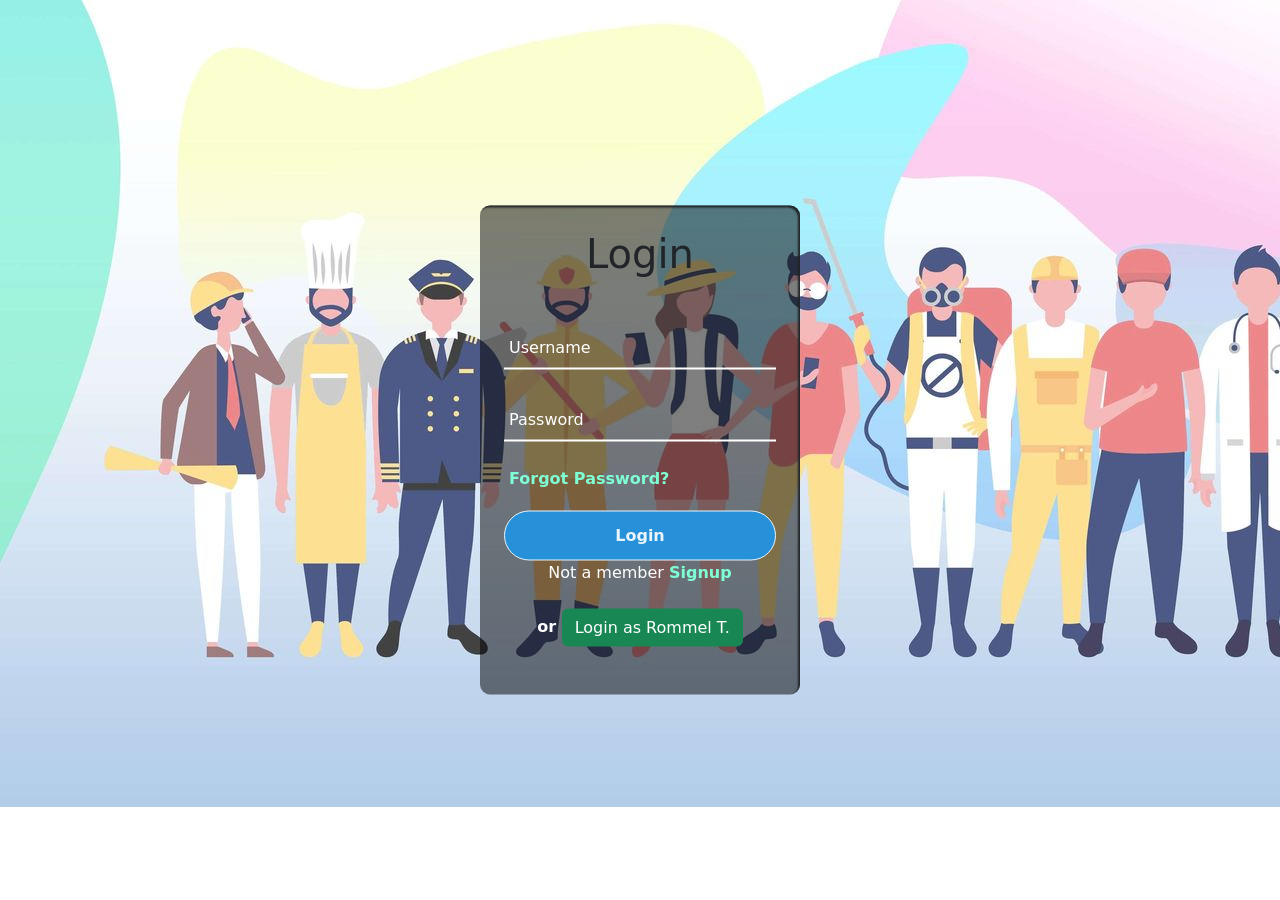
<file: index.html>
<!DOCTYPE html>
<html lang="en">
<head>
    <meta charset="UTF-8">
    <meta http-equiv="X-UA-Compatible" content="IE=edge">
    <meta name="viewport" content="width=device-width, initial-scale=1.0">
    <link rel="stylesheet" href="login.css"/>
    <!-- CSS only -->
<link href="https://cdn.jsdelivr.net/npm/bootstrap@5.2.1/dist/css/bootstrap.min.css" rel="stylesheet" integrity="sha384-iYQeCzEYFbKjA/T2uDLTpkwGzCiq6soy8tYaI1GyVh/UjpbCx/TYkiZhlZB6+fzT" crossorigin="anonymous">
    <title>AgenSight - Log In or Sign Up</title>
</head>
<body>
    <div class="mx-auto w-25 form-layout">
        <h1 class="text-center">Login</h1>
        <form method="post">
            <div class="txt-field">
                <input type="text" required>
                <span></span>
                <label>Username</label>
            </div>

            <div class="txt-field">
                <input type="password" required>
                <span></span>
                <label>Password</label>
            </div>

            <div class="pass">Forgot Password?</div>
            <input type="submit" value="Login">
            <div class="signup_link p-0 m-0">
                Not a member <a href="Create.html" class="fw-bold"> Signup</a>  
            </div>
                <div class="text-center pt-4 m-0 fs-6 fw-bold text-white">
                    or
                     <a href="main.html" class ="btn btn-success custombtn">Login as Rommel T. </a>
            </div> 
            <br>

            
        </form>
    </div>
    <!-- JavaScript Bundle with Popper -->
<script src="https://cdn.jsdelivr.net/npm/bootstrap@5.2.1/dist/js/bootstrap.bundle.min.js" integrity="sha384-u1OknCvxWvY5kfmNBILK2hRnQC3Pr17a+RTT6rIHI7NnikvbZlHgTPOOmMi466C8" crossorigin="anonymous"></script>
</body>
</html>
</file>
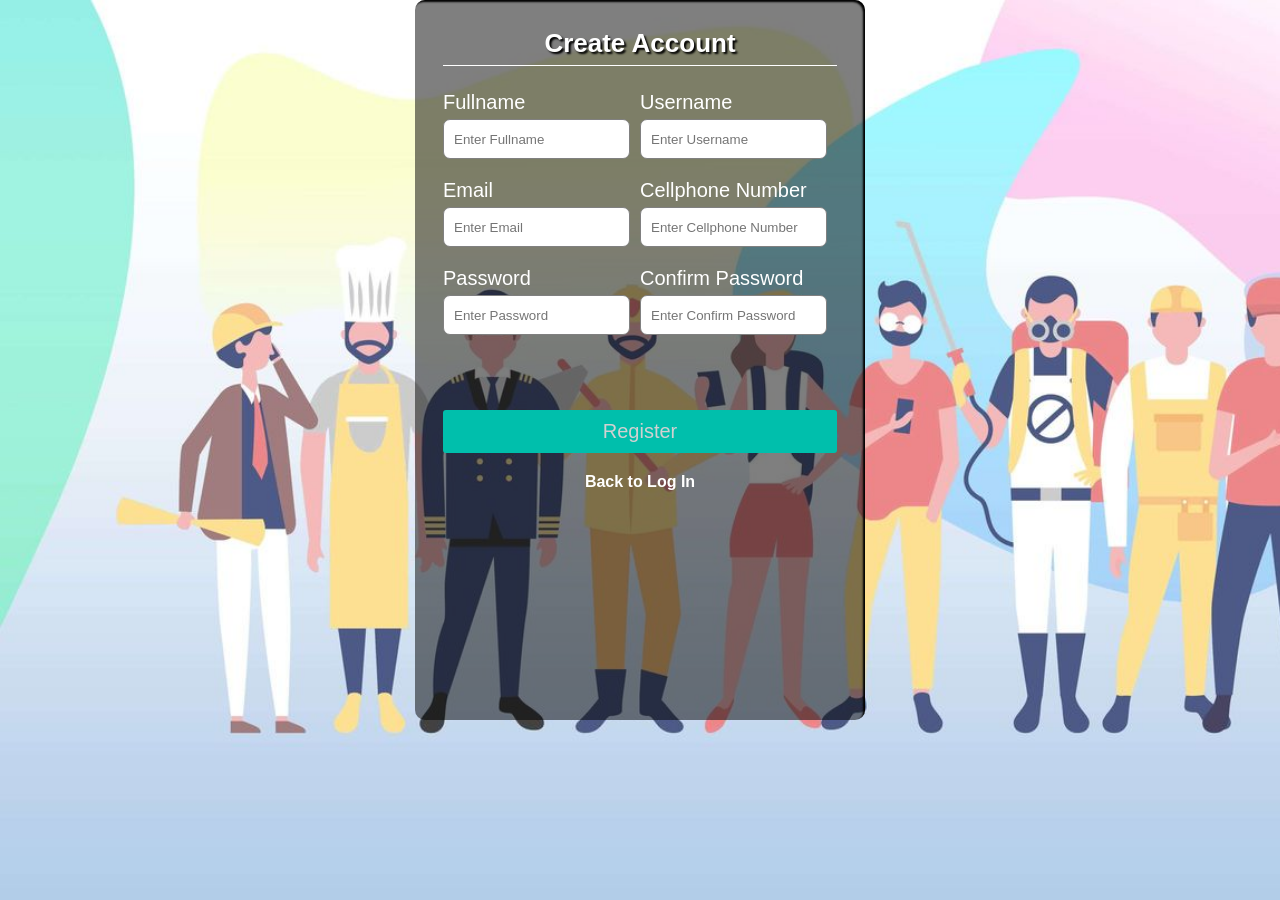
<file: Create.html>
<!DOCTYPE html>
<html lang="en">
<head>
    <meta charset="UTF-8">
    <meta http-equiv="X-UA-Compatible" content="IE=edge">
    <meta name="viewport" content="width=device-width, initial-scale=1.0">
    <link rel="stylesheet" href="create.css"/>
    <title>AgenSight - Sign Up</title>
       <!-- CSS only -->

</head>
<body>
    <div class="container">
        <h1 class="form-title">Create Account</h1>
        <form action="#">
          <div class="main-user-info">
            <div class="user-input-box">
              <label for="fullname">Fullname</label>
              <input type="text"
                     id="fullname"
                     name="fullname"
                     placeholder="Enter Fullname"
                     required/>
            </div>
      
          <div class="user-input-box">
              <label for="username">Username</label>
              <input type="text"
                     id="username"
                     name="Username"
                     placeholder="Enter Username"
                     required/>
            </div>
      
           <div class="user-input-box">
              <label for="email">Email</label>
              <input type="email"
                     id="email"
                     name="email"
                     placeholder="Enter Email"
                     required/>
            </div>
      
           <div class="user-input-box">
              <label for="phoneNumber">Cellphone Number</label>
              <input type="number"
                     id="number"
                     name="fullname"
                     placeholder="Enter Cellphone Number"
                     required/>
            </div>
      
            <div class="user-input-box">
              <label for="password">Password</label>
              <input type="password"
                     id="password"
                     name="Password"
                     placeholder="Enter Password"
                     required/>
            </div>
      
            <div class="user-input-box">
              <label for="confirmPassword">Confirm Password</label>
              <input type="password"
                     id="confirmpassword"
                     name="confirmPassword"
                     placeholder="Enter Confirm Password"
                     required/>
            </div>
          </div>
      
            <div class="gender-details-box">
              <!-- <span class="applicant-title">Are you a?</span> -->
              <!-- <div class="applicant-category">
                 <input type="radio" name="gender" id="Applicant"
                 <label for="applicant">Applicant</label>  
                 <input type="radio" name="gender" id="Employeer"
                 <label for="employeer">Employeer</label>
              </div> -->
            </div>
      
            <div class="form-submit-btn">
              <input type="submit"  value="Register">
            </div>

            <div class="button-login">
              <a class="loginBtn" href="index.html">Back to Log In</a>
            </div>
        </form>
      </div>
</body>
</html>
</file>
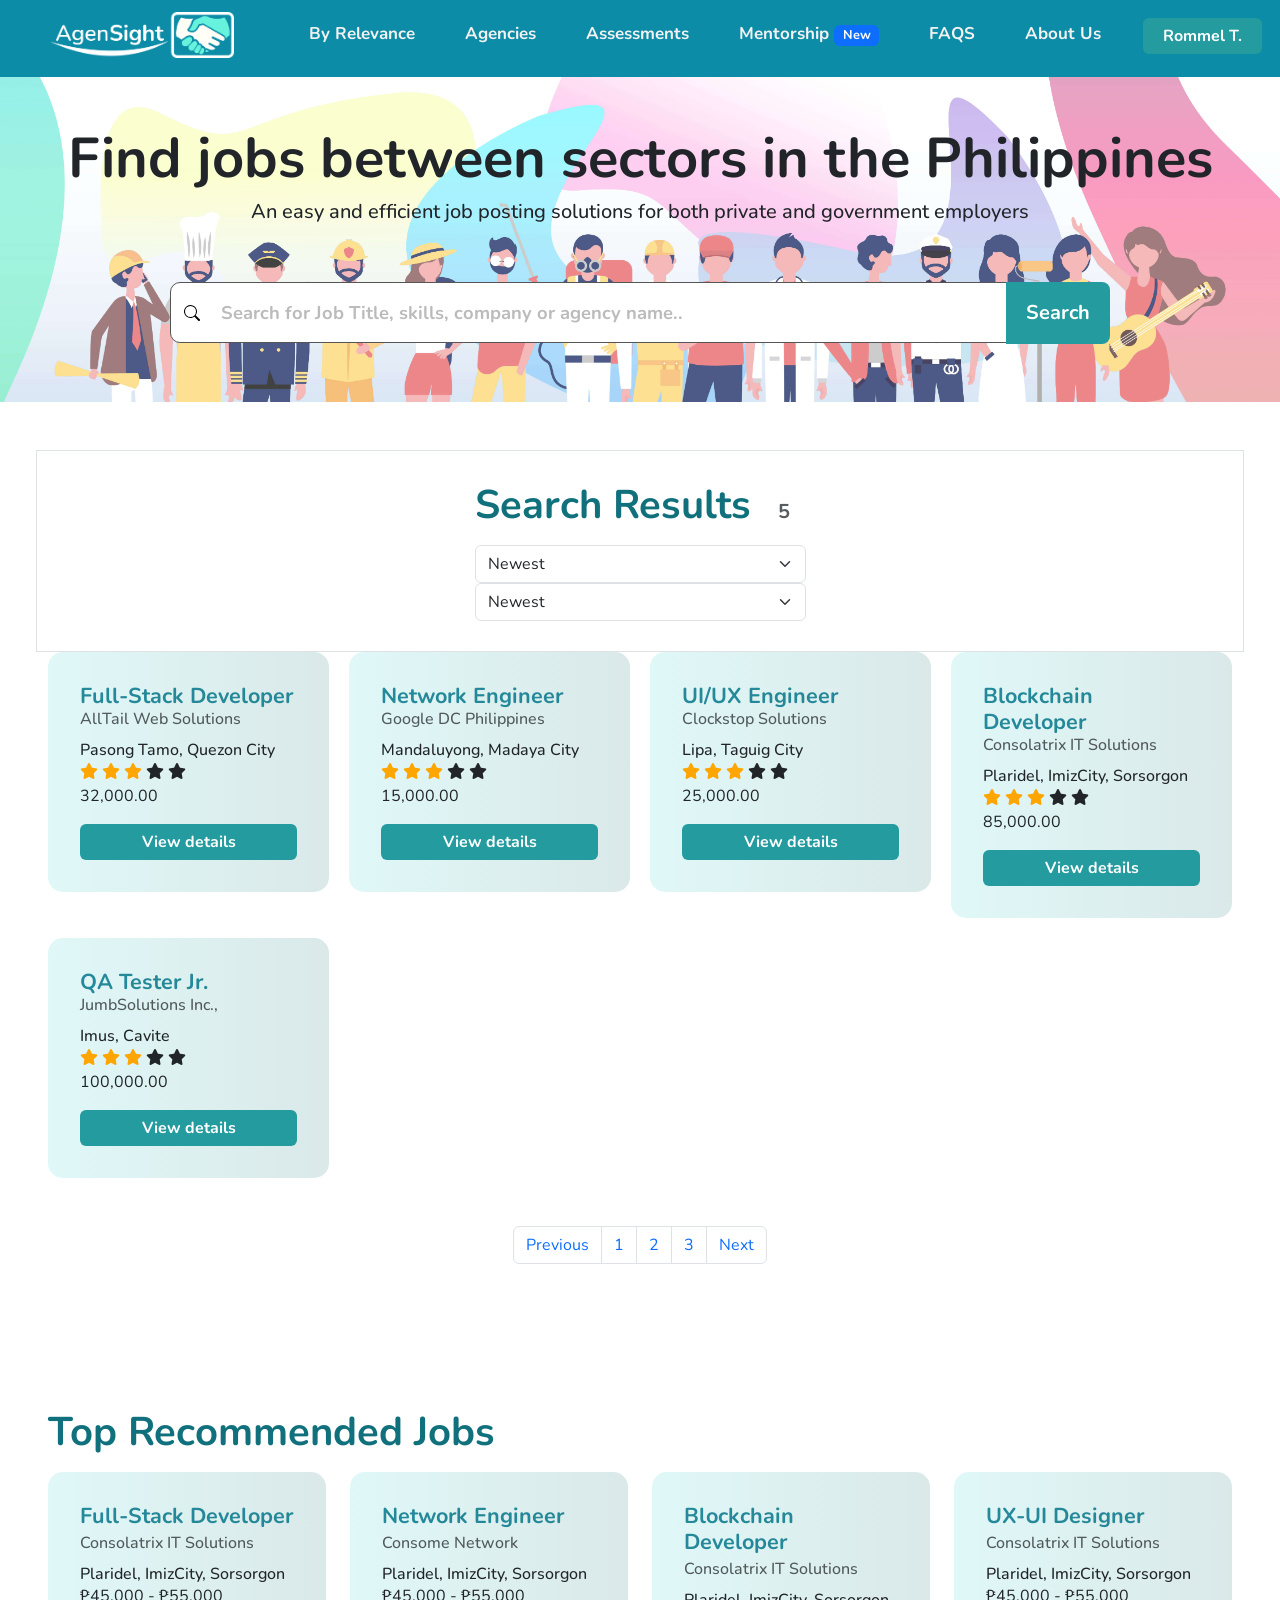
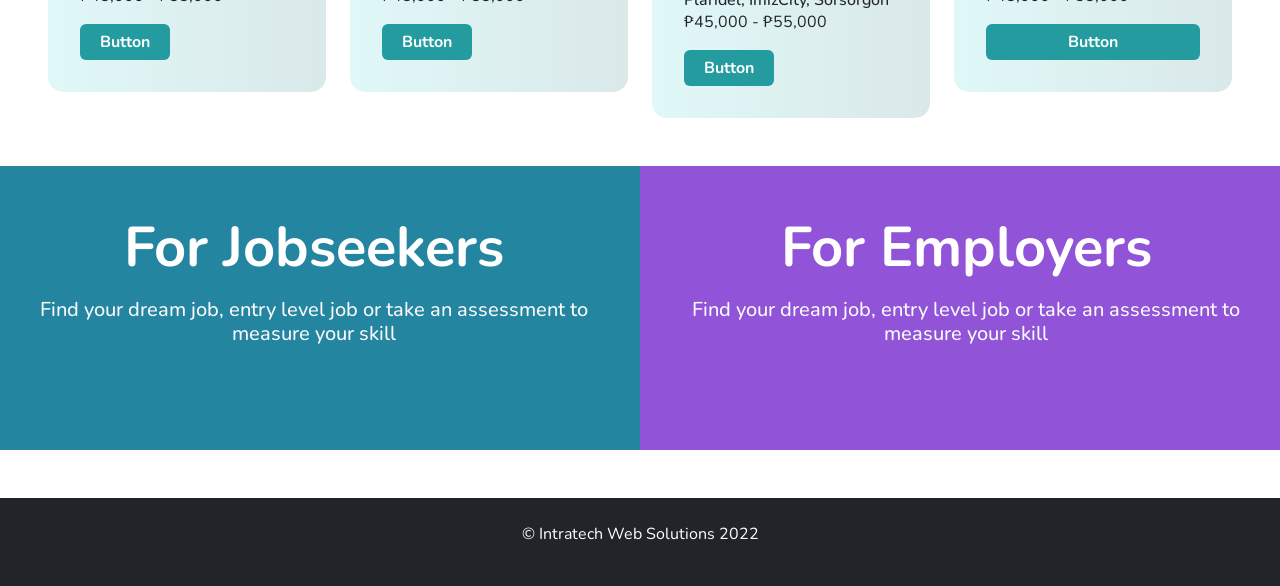
<file: main.html>
<!DOCTYPE html>
<html lang="en">
<head>
    <meta charset="UTF-8">
    <meta http-equiv="X-UA-Compatible" content="IE=edge">
    <meta name="viewport" content="width=device-width, initial-scale=1.0">
    <title>Document</title>
    <!-- CSS only -->
    <link rel="stylesheet" href="https://cdnjs.cloudflare.com/ajax/libs/font-awesome/6.2.0/css/all.min.css" integrity="sha512-xh6O/CkQoPOWDdYTDqeRdPCVd1SpvCA9XXcUnZS2FmJNp1coAFzvtCN9BmamE+4aHK8yyUHUSCcJHgXloTyT2A==" crossorigin="anonymous" referrerpolicy="no-referrer" />
<link href="https://cdn.jsdelivr.net/npm/bootstrap@5.2.0/dist/css/bootstrap.min.css" rel="stylesheet" integrity="sha384-gH2yIJqKdNHPEq0n4Mqa/HGKIhSkIHeL5AyhkYV8i59U5AR6csBvApHHNl/vI1Bx" crossorigin="anonymous">
<link rel="stylesheet" href="css/style.css">
<!-- JavaScript Bundle with Popper -->
<script src="https://cdn.jsdelivr.net/npm/bootstrap@5.2.1/dist/js/bootstrap.bundle.min.js" integrity="sha384-u1OknCvxWvY5kfmNBILK2hRnQC3Pr17a+RTT6rIHI7NnikvbZlHgTPOOmMi466C8" crossorigin="anonymous"></script>
</head>
<body>
    
    <div class="container-fluid">
        <div class="row">

                <div class="headBox d-flex">
                    <a href="#" class="float-left">
                      <img src="./images/Agensight_logo_transparent.png" alt="">            </a>
                <!--  <h1 class="logo">AgenSight</h1>
                   <small class="sub-title">Your Local Career Network</small> 
                   --> 
                   <div class="m-0 p-0 justify-content-center align-items-center">
                    <ul class="linkContainer ">
                        <li class="navlinks"><a class="#" href="#">By Relevance</a></li>
                        <li class="navlinks"><a href="#">Agencies</a></li>
                        <li class="navlinks"><a href="#">Assessments</a></li>
                        <li class="navlinks"><a href="#">Mentorship <span class="badge bg-primary">New</span></a></li>
                        <li class="navlinks"><a href="#">FAQS</a></li>
                        <li class="navlinks"><a href="#">About Us</a></li>
                        </ul>
                   </div>
                   <div class="float-right mx-auto m-0 mt-2 " >
                       <a href="user.html" class="btn btn-primary">
                        Rommel T. </a>
                       </div>
                   </div>

                </div>
                
        </div>

    <div class="row pt-5 imagepattern text-center  py-5">
        <h3 class="display-4 text-dark fw-bold px-3">Find jobs between sectors in the Philippines</h3>
        <h6 class=" fs-5 mb-5">An easy and efficient job posting solutions for both private and government employers</h6>
        <div class="agSearch d-flex">
            <div class="textSearch input-group  justify-content-evenly align-items-center mx-auto w-75">
                    <input type="search" class="form-control form-control-lg  pl-3 nosubmit bg-white" placeholder="Search for Job Title, skills, company or agency name.." >
                <a href="#" class="btn btn-lg btn-primary text-center py-3">Search</a> 
            </div>
        </div>

    </div>
<!--  MAIN SEARCH ALGORITHM HERE -->
<div class="row p-5 ">
    <div class="cmdCenter border">
  
        <div class="searchControl">
            <p class="display-6  categorylabels fw-bold">Search Results <small class="fs-5 text-muted px-3" id="count"> </small></p>

            <select name="time" class="form-select sControl-items">
                <option>Newest</option>
                <option>Oldest</option>
                <option>Past week</option>
                <option>Past Month</option>
              </select>
              <select name="Date" class="form-select sControl-items">
                <option>Newest</option>
                <option>Oldest</option>
                <option>Past week</option>
                <option>Past Month</option>
              </select>
        </div>
    </div>

    <div id="data-output"></div>
    <nav aria-label="Page navigation example" >
        <ul class="pagination justify-content-center py-5">
          <li class="page-item"><a class="page-link" href="#">Previous</a></li>
          <li class="page-item"><a class="page-link" href="#">1</a></li>
          <li class="page-item"><a class="page-link" href="#">2</a></li>
          <li class="page-item"><a class="page-link" href="#">3</a></li>
          <li class="page-item"><a class="page-link" href="#">Next</a></li>
        </ul>
      </nav>


</div><!-- RECOMMENDED JOBS--> 
    <div class="row p-5  ">
        <p class="display-6  categorylabels fw-bold">Top Recommended Jobs</p>
        <div class="col-xs-12 col-sm-6 col-md-4 col-lg-3 ">
            <div class="card ">
                <div class="card-body">
                    <h5 class="card-title">Full-Stack Developer</h5>
                    <h6 class="card-subtitle mb-3 text-muted">Consolatrix IT Solutions</h6>
                    <h6 class="card-subtitle">Plaridel, ImizCity, Sorsorgon</h6>
                    <p class="card-text">₱45,000 - ₱55,000</p>
                    <a href="#" class="btn btn-primary">Button</a>
                </div>  
                </div>
        </div>
        <div class="col-xs-12 col-sm-6 col-md-4 col-lg-3 ">
            <div class="card">
                <div class="card-body">
                    <h5 class="card-title">Network Engineer</h5>
                    <h6 class="card-subtitle mb-3 text-muted">Consome Network</h6>
                    <h6 class="card-subtitle">Plaridel, ImizCity, Sorsorgon</h6>
                    <p class="card-text">₱45,000 - ₱55,000</p>
                    <a href="#" class="btn btn-primary">Button</a>
                </div>  
                </div>
        </div>
        <div class="col-xs-12 col-sm-6 col-md-4 col-lg-3 ">
            <div class="card">
                <div class="card-body">
                    <h5 class="card-title">Blockchain Developer</h5>
                    <h6 class="card-subtitle mb-3 text-muted">Consolatrix IT Solutions</h6>
                    <h6 class="card-subtitle">Plaridel, ImizCity, Sorsorgon</h6>
                    <p class="card-text">₱45,000 - ₱55,000</p>
                    <a href="#" class="btn btn-primary">Button</a>
                </div>  
                </div>
        </div>
        <div class="col-xs-12 col-sm-6 col-md-4 col-lg-3 ">
            <div class="card">
                <div class="card-body">
                    <h5 class="card-title">UX-UI Designer</h5>
                    <h6 class="card-subtitle mb-3 text-muted">Consolatrix IT Solutions</h6>
                    <h6 class="card-subtitle">Plaridel, ImizCity, Sorsorgon</h6>
                    <p class="card-text">₱45,000 - ₱55,000</p>
                    <a href="#" class="btn btn-primary w-100">Button</a>
                </div>  
                </div>
        </div> 
                    
    </div><!-- RECOMMENDED JOBS--> 
    <div class="row mb-5">
        <div class="col-xs-12 col-sm-12 col-md-6 col-lg-6 p-5  bg-panel ">
            <p class="display-4 categorylabels fw-normal text-center  text-white fw-bold">For Jobseekers</p>
            <h6 class="text-light fs-5 text-center pb-5">Find your dream job, entry level job or 
                take an assessment to measure your skill</h6>
    
        </div>
        <div class="col-xs-12 col-sm-12 col-md-6 col-lg-6 p-5 employer-bg ">
            <p class="display-4 categorylabels fw-normal text-center  text-white fw-bold">For Employers</p>
            <h6 class="text-light fs-5 text-center pb-5">Find your dream job, entry level job or 
                take an assessment to measure your skill</h6>
    
        </div>
    </div>  
    
    </div> <!-- MAIN CONTAINER -->
<!-- Messenger Chat Plugin Code -->
<div id="fb-root"></div>

<!-- Your Chat Plugin code -->
<div id="fb-customer-chat" class="fb-customerchat">
</div>

<script>
  var chatbox = document.getElementById('fb-customer-chat');
  chatbox.setAttribute("page_id", "103019152563809");
  chatbox.setAttribute("attribution", "biz_inbox");
</script>

<!-- Your SDK code -->
<script>
  window.fbAsyncInit = function() {
    FB.init({
      xfbml            : true,
      version          : 'v14.0'
    });
  };

  (function(d, s, id) {
    var js, fjs = d.getElementsByTagName(s)[0];
    if (d.getElementById(id)) return;
    js = d.createElement(s); js.id = id;
    js.src = 'https://connect.facebook.net/en_US/sdk/xfbml.customerchat.js';
    fjs.parentNode.insertBefore(js, fjs);
  }(document, 'script', 'facebook-jssdk'));
</script>
<script src="jobs.js"></script>
<div class="mt-5 p-4 bg-dark text-white text-center">
    <p>&copy; Intratech Web Solutions 2022</p>
  </div>
</body>
</html>
</file>
<file: login.css>
body{
    margin: 0;
    padding: 0;
    font-family: Arial, Helvetica, sans-serif;
    background-image: url(picture.jpg);
    background-repeat: no-repeat;
    height: 100vh;
    overflow: hidden;
}
.form-layout{
    position: absolute;
    top: 50%;
    left: 50%;
    transform: translate(-50%, -50%);
    width: 400px;
    background: rgba(0,0,0,0.5);
    box-shadow: inset -2px 2px 2px;
    border-radius: 10px;
    padding: 1.5rem;
}
h1{
    padding: 0 0 20px 0;

    color: white;
}
.center form{
    padding: 0 40px;
    box-sizing: border-box;
}
form .txt-field{
    position: relative;
    border-bottom: 2px solid white;
    margin: 30px 0;
}
.txt-field input{
    width: 100%;
    padding: 0 5px;
    height: 40px;
    font-size: 16px;
    border: none;
    background: none;
    outline: none;
}
.txt-field label{
    position: absolute;
    top: 50%;
    left: 5px;
    color: white;
    transform: translateY(-50%);
    font-size: 16px;
    pointer-events: none;
    transition: .5s;
}
.txt-field span::before{
    content: '';
    position: absolute;
    top: 40px;
    left: 0;
    width: 0%;
    height: 2px;
    background: #0fbbff;
    transition: .5s;
}
.txt-field input:focus ~ label,
.txt-field input:valid ~ label{
    top: -5px;
    color: #26c4d9;
}
.txt-field input:focus ~ span::before,
.txt-field input:valid ~ span{
    width: 100%;
}
.pass{
    margin: -5px 0 20px 5px;
    color: aquamarine;
    font-weight: bold;
}
.pass:hover{
    text-decoration: underline;
}
input {
    width: 100%;
    height: 50px;
    border: 1px solid;
    background: #2691d9;
    border-radius: 25px;
    font-size: 18px;
    color: #e9f4fb;
    font-weight: 700;
    cursor: pointer;
    outline: none;
}
input:hover{
   
    transition: .5s;
}
.custombtn{
    background-color: white;
    color: #000;
}
.custombtn:hover{
    background-color: #2691d9;
    color: #fff;
}
.signup_link{
    margin: 30px 0;
    text-align: center;
    font-size: 16px;
    color: white;
}
.signup_link a{
    color: aquamarine;
    text-decoration: none;
    
}
.signup_link a:hover{
    text-decoration: underline;
}
</file>
<file: create.css>
*{
    padding: 0;
    margin: 0;
    box-sizing: border-box;
    font-family: sans-serif;
}
body{
    display: flex;
    height: 100vh;
    justify-content: center;
    background: url(picture.jpg);
    background-size: cover;
}
.container{
    width: 100%;
    height: 80%;
    max-width: 450px;
    background: rgba(0,0,0,0.5);
    padding: 28px;
    margin: 0 28px;
    border-radius: 10px;
    box-shadow: inset -2px 2px 2px;
}
.form-title{
    font-size: 26px;
    font-weight: 600;
    text-align: center;
    padding-bottom: 6px;
    color: white;
    text-shadow: 2px 2px 2px black;
    border-bottom: solid 1px white;
}
.main-user-info{
    display: flex;
    flex-wrap: wrap;
    justify-content: space-between;
    padding: 20px 0;
}
.user-info-box:nth-child(2n){
    justify-content: end;
}
.user-input-box{
    display: flex;
    flex-wrap: wrap;
    width: 50%;
    padding-bottom: 15px;
}
.user-input-box label{
    width: 95%;
    color: white;
    font-size: 20px;
    font-weight: 400;
    margin:5px 0;
}
.user-input-box input{
    height: 40px;
    width: 95%;
    border-radius: 7px;
    outline: none;
    border: 1px solid grey;
    padding: 0 10px;
}
.applicant-title{
    color: white;
    font-size: 24px;
    font-weight: 600;
    border-bottom: 1px solid white;
}
.applicant-category{
    margin: 15px;
    color: white;
}
.applicant-category label{
    padding: 0 20px 5px;
}
.applicant-category label,
.applicant-category input,
.form-submit-btn input{
cursor: pointer;
}
.button-login{
    margin: 20px;
    text-align: center;
}
a.loginBtn{
    padding: 15px 20px;
 
    color: #fff;
    font-weight: bold;
    text-align: center;
    text-decoration: none;
}
a.loginBtn:hover{
text-decoration: underline;
}
.form-submit-btn{
    margin-top: 40px;
}
.form-submit-btn input{
    display: block;
    width: 100%;
    margin-top: 10px;
    font-size: 20px;
    padding: 10px;
    border: none;
    border-radius: 3px;
    color: rgba(209, 209, 209);
    background: #00bfac;
}
.form-submit-btn input:hover{
    background: #00bfac;
    color: rgba(255, 255, 255);
}
@media(max-width: 600px){
    .container{
        min-width: 280px;
    }
    .user-info-box{
        margin-bottom: 12px;
        width: 100%;
    }
    .user-info-box:nth-child(2n){
        justify-content: space-between;
    }
    .applicant-category{
        display: flex;
        justify-content: space-between;
        width: 100%;
    }
    .main-user-info{
        max-height: 380px;
        overflow: auto;
    }
    .main-user-info::-webkit-scrollbar{
        width: 0%;
    }

}
</file>
<file: css/style.css>
@import url('https://fonts.googleapis.com/css3?family=Poppins:ital,wght@0,100;0,200;0,300;0,400;0,500;0,600;0,700;0,800;0,900;1,100;1,200;1,300;1,400;1,500;1,600;1,700;1,800;1,900&display=swap');
@import url('https://fonts.googleapis.com/css2?family=Bebas+Neue&display=swap');
@import url('https://fonts.googleapis.com/css2?family=Nunito:ital,wght@0,200;0,300;0,400;0,500;0,600;0,700;0,800;0,900;1,200;1,300;1,400;1,500;1,600;1,700;1,800;1,900&display=swap');

body{
    font-family: 'Nunito',sans-serif;

}

/** NAVIGATION **/

.navigation{
    display: flex;
    flex-flow: row wrap;
    /* This aligns items to the end line on main-axis */
    justify-content: flex-end;
    margin: 0;
  }

  @media all and (max-width: 500px) {
    .navigation {
      /* On small screens, we are no longer using row direction but column */
      flex-direction: column;
    }
  }

.checked{
    color: orange;
}
#data-output{
    display: grid;
    gap: 20px;
    grid-template-columns: repeat(4, 1fr);
    justify-content: center;
}
/* Style the form icons */
.icon {
    padding: 10px;

    color: #d2d2d2;
    min-width: 50px;
    text-align: center;

z-index: 5000;
  }

  .agSearch{
      color: #555;
    outline: none;
  }
  .textSearch{
    padding: 10px;
    outline: none;
    width: 100%;
  }
  input[type="search"] {
    border: none;
    background: transparent;
    margin: 0;
    padding: 7px 8px;
    font-size: 14px;
    color: inherit;
    border: 1px solid transparent;
    border-radius: inherit;
  }
  
  input[type="search"]::placeholder {
    color: #bbb;
  }

  button[type="submit"] {
    text-indent: -999px;
    overflow: hidden;
    width: 40px;
    padding: 0;
    margin: 0;
    border: 1px solid transparent;
    border-radius: inherit;
    background: transparent url("data:image/svg+xml,%3Csvg xmlns='http://www.w3.org/2000/svg' width='16' height='16' class='bi bi-search' viewBox='0 0 16 16'%3E%3Cpath d='M11.742 10.344a6.5 6.5 0 1 0-1.397 1.398h-.001c.03.04.062.078.098.115l3.85 3.85a1 1 0 0 0 1.415-1.414l-3.85-3.85a1.007 1.007 0 0 0-.115-.1zM12 6.5a5.5 5.5 0 1 1-11 0 5.5 5.5 0 0 1 11 0z'%3E%3C/path%3E%3C/svg%3E") no-repeat center;
    cursor: pointer;
    opacity: 0.7;
  }
  
  button[type="submit"]:hover {
    opacity: 1;
  }
  
  button[type="submit"]:focus,
  input[type="search"]:focus {
    box-shadow: 0 0 3px 0 #1183d6;
    border-color: #1183d6;
    outline: none;
  }
  

  
  input.nosubmit {
    border: 1px solid #555;
    width: 100%;
    padding: 16px 50px;
    font-size: 1.15rem;
    font-weight: bold;
    border-top-left-radius: 10px;
    border-bottom-left-radius: 10px;
     background: transparent url("data:image/svg+xml,%3Csvg xmlns='http://www.w3.org/2000/svg' width='16' height='16' class='bi bi-search' viewBox='0 0 16 16'%3E%3Cpath d='M11.742 10.344a6.5 6.5 0 1 0-1.397 1.398h-.001c.03.04.062.078.098.115l3.85 3.85a1 1 0 0 0 1.415-1.414l-3.85-3.85a1.007 1.007 0 0 0-.115-.1zM12 6.5a5.5 5.5 0 1 1-11 0 5.5 5.5 0 0 1 11 0z'%3E%3C/path%3E%3C/svg%3E") no-repeat 13px center;
  }
img{
    height: 50px;
    cursor: pointer;
    padding: 2px 50px;
}


div.border{
    border-bottom: 4px solid #143945;
}

h1.logo{
    font-family: 'Nunito';
    margin-left: 3rem;
    font-weight:bolder;
    font-size: 1.6rem;
    
}

.sub-title{
    font-size: 12px;
    margin-top: -10px;
    margin-left: 3rem;
    position: absolute;
    font-weight: bold;
 
}
/* NAVIGATION LINKS */
.headBox{
background-color:#0D8CA7;
overflow: hidden;
padding: 10px 0;

}
a,
a:hover{
    text-decoration: none;
}

ul{
    list-style-type: none;
  margin: 0;
  padding: 0;
  
}


  ul.linkContainer > li.navlinks > a.active,
  ul.linkContainer > li.navlinks > a:hover{
    background-color: #057e99;
  }

  li{
    float: left;
    position: relative;
}


li.navlinks a {
    float: left;
    color: #f2f2f2;
    text-align: center;
    padding: 20px 25px;
    text-decoration: none;
    font-size: 17px;
    font-weight: bold;
    margin-top: -9px;

  }
.categorylabels{
    color: #10707c;
}

.bg-milgreen{
    background-color: #e4e4de79;
}
.bg-slightgreen{
    background-color: #ECF7FF;
}
.imagepattern{

    background-image: url("../images/pattern3.jpg");

    background-repeat:no-repeat;
    background-size:cover;

}
.bg-subtext2{
    color: #4a726b;
}
.bg-panel{
    background-color: #23859F;
}
.employer-bg{
    background-color: #9153D8;
}
.top-bg{
    background-color: #74EBD5;
    background-image: linear-gradient(90deg, #74EBD5 0%, #9FACE6 100%);
}

.btn{
    padding-left: 20px;
    padding-right: 20px;
    border: none;
    font-weight: bold;
}
.btn, .btn:link, .btn:visited, .btn:active{
    background-color: #239B9F;
    border: none;

}
.btn:hover, .btn:active{
    background-color: #1a8386;
}
/***   CARDS ****/

div.card{
    cursor: pointer;
    border-radius: 15px;
}
div.card:hover{

    background: linear-gradient(145deg, #d6e2e2, #ffffff);
    box-shadow:  22px 22px 43px #dbe7e7,
                 -22px -22px 43px #ffffff;


}
.card-title{
    font-weight: bold;
    color:#147f92ec;
    font-size: 1.35rem;
}

.card{
padding: 1rem;
    border: 0px;
    background: #30cfd0;
    overflow: hidden;
    /* Chrome 10-25, Safari 5.1-6 */
    background: -webkit-linear-gradient(to right, rgba(48, 207, 208, 0.15), rgba(8, 104, 103, 0.15));
  
    /* W3C, IE 10+/ Edge, Firefox 16+, Chrome 26+, Opera 12+, Safari 7+ */
    background: linear-gradient(to right, rgba(48, 207, 208, 0.15), rgba(8, 104, 103, 0.15));
    border-radius: 1px solid transparent;

}

/*** INPUTS ***/

.cmdCenter{

    display:flex;
    flex-direction: row;
    flex-flow: row wrap;
    justify-content: space-around;

}
.searchControl{


   padding: 30px;
}
</file>
